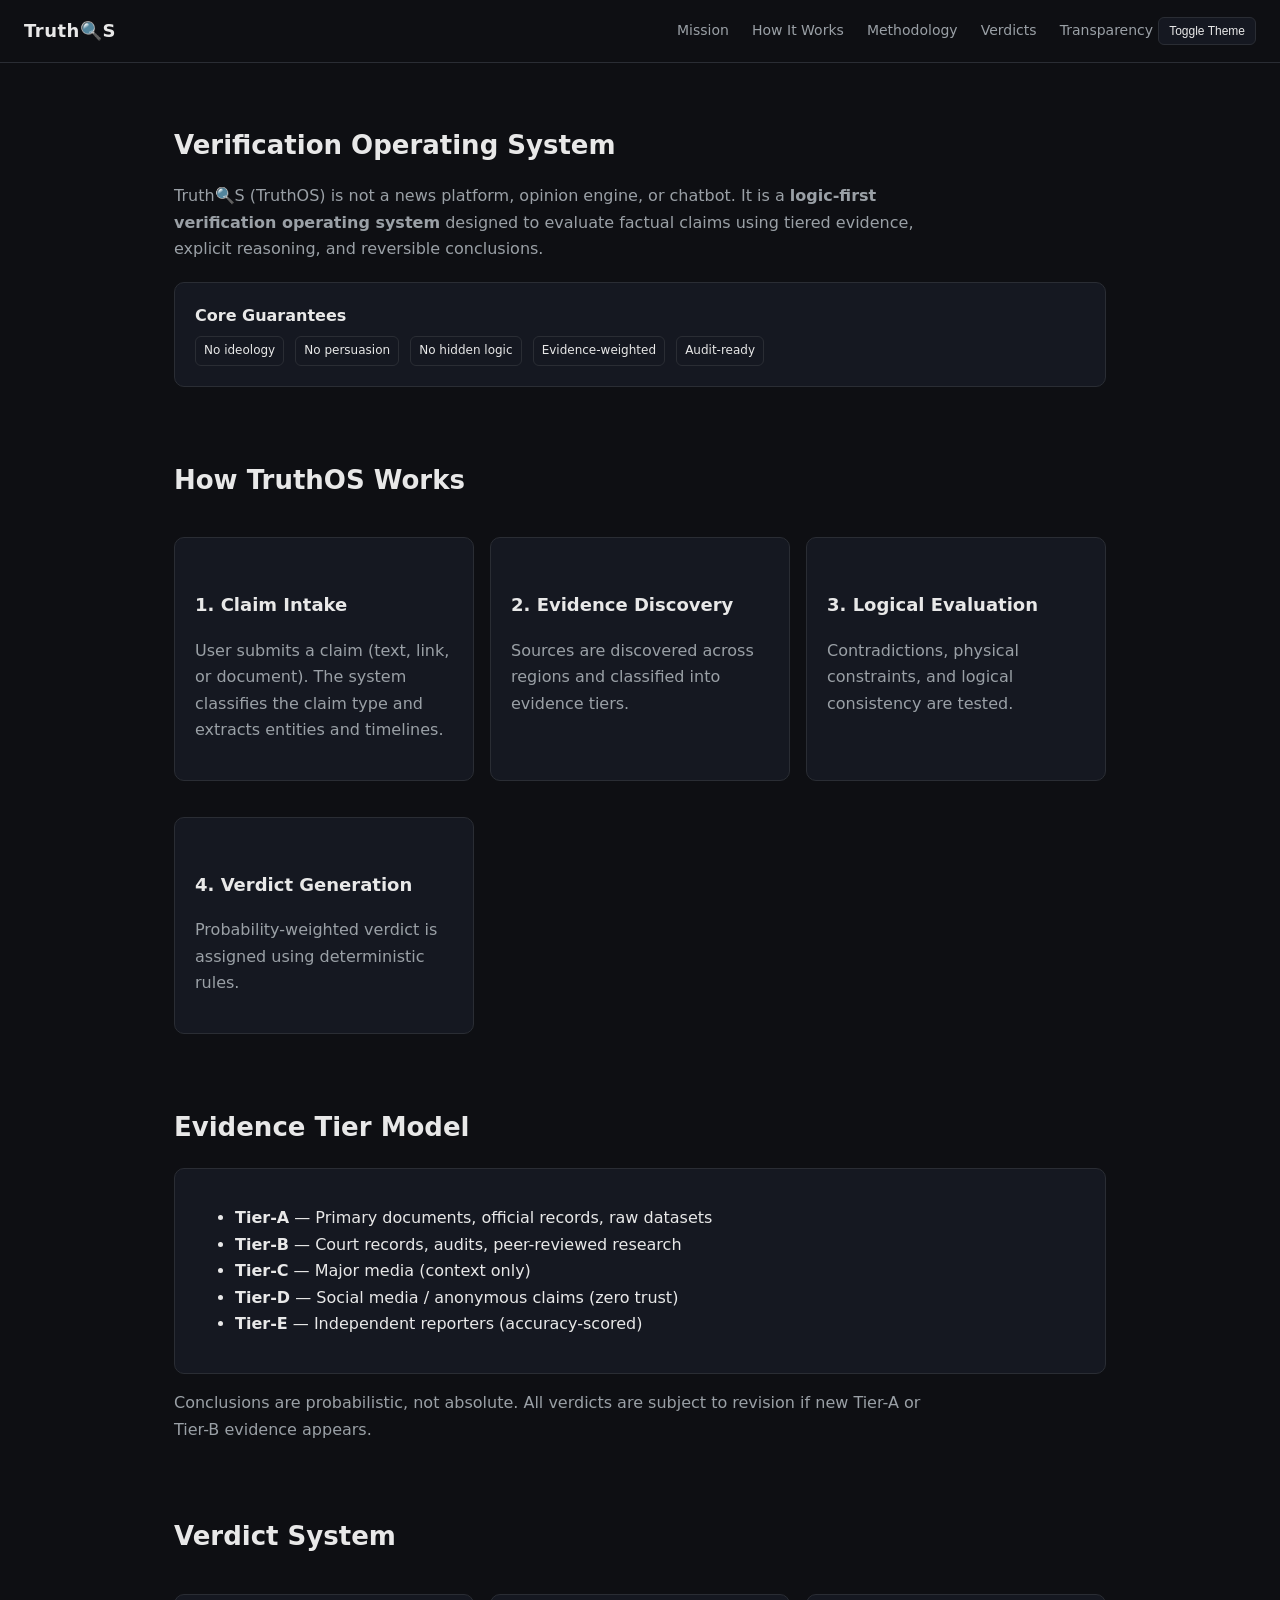
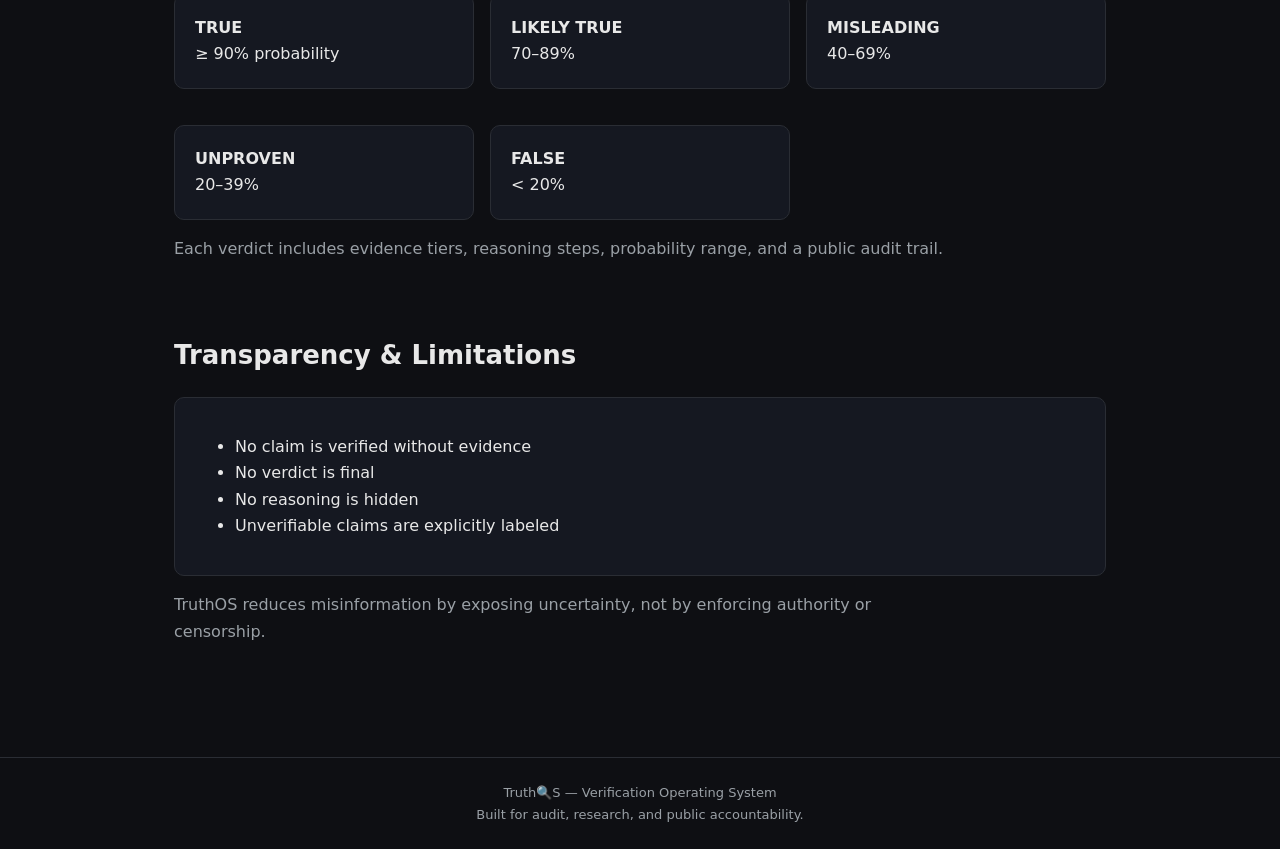
<file: INDEX.HTML>
<!DOCTYPE html>
<html lang="en">
<head>
  <meta charset="UTF-8" />
  <meta name="viewport" content="width=device-width, initial-scale=1.0"/>
  <title>TruthOS — Verification Operating System</title>

  <style>
    :root {
      --bg: #0e0f13;
      --text: #e8e8e8;
      --muted: #9aa0a6;
      --border: #2a2d34;
      --accent: #4da3ff;
      --card: #151821;
    }

    [data-theme="light"] {
      --bg: #f6f7f9;
      --text: #0f172a;
      --muted: #475569;
      --border: #d1d5db;
      --accent: #2563eb;
      --card: #ffffff;
    }

    * {
      box-sizing: border-box;
    }

    body {
      margin: 0;
      font-family: "Inter", system-ui, -apple-system, BlinkMacSystemFont, sans-serif;
      background: var(--bg);
      color: var(--text);
      line-height: 1.65;
    }

    header {
      border-bottom: 1px solid var(--border);
      padding: 16px 24px;
      display: flex;
      justify-content: space-between;
      align-items: center;
    }

    header h1 {
      font-size: 18px;
      margin: 0;
      letter-spacing: 0.5px;
    }

    nav a {
      color: var(--muted);
      text-decoration: none;
      margin-left: 18px;
      font-size: 14px;
    }

    nav a:hover {
      color: var(--text);
    }

    .toggle {
      cursor: pointer;
      border: 1px solid var(--border);
      padding: 6px 10px;
      border-radius: 6px;
      background: var(--card);
      color: var(--text);
      font-size: 12px;
    }

    main {
      max-width: 980px;
      margin: auto;
      padding: 40px 24px;
    }

    section {
      margin-bottom: 72px;
    }

    h2 {
      font-size: 26px;
      margin-bottom: 16px;
    }

    h3 {
      font-size: 18px;
      margin-top: 32px;
    }

    p {
      color: var(--muted);
      max-width: 780px;
    }

    .card {
      background: var(--card);
      border: 1px solid var(--border);
      border-radius: 10px;
      padding: 20px;
      margin-top: 20px;
    }

    .grid {
      display: grid;
      grid-template-columns: repeat(auto-fit, minmax(240px, 1fr));
      gap: 16px;
    }

    .tag {
      display: inline-block;
      border: 1px solid var(--border);
      padding: 4px 8px;
      border-radius: 6px;
      font-size: 12px;
      margin-right: 6px;
      margin-top: 6px;
    }

    footer {
      border-top: 1px solid var(--border);
      padding: 24px;
      text-align: center;
      font-size: 13px;
      color: var(--muted);
    }

    code {
      background: #00000033;
      padding: 3px 6px;
      border-radius: 6px;
      font-size: 13px;
    }
  </style>
</head>

<body data-theme="dark">

<header>
  <h1>Truth🔍S</h1>
  <nav>
    <a href="#mission">Mission</a>
    <a href="#how">How It Works</a>
    <a href="#methodology">Methodology</a>
    <a href="#verdicts">Verdicts</a>
    <a href="#transparency">Transparency</a>
    <button class="toggle" onclick="toggleTheme()">Toggle Theme</button>
  </nav>
</header>

<main>

<section id="mission">
  <h2>Verification Operating System</h2>
  <p>
    Truth🔍S (TruthOS) is not a news platform, opinion engine, or chatbot.
    It is a <strong>logic-first verification operating system</strong> designed
    to evaluate factual claims using tiered evidence, explicit reasoning,
    and reversible conclusions.
  </p>

  <div class="card">
    <strong>Core Guarantees</strong><br/>
    <span class="tag">No ideology</span>
    <span class="tag">No persuasion</span>
    <span class="tag">No hidden logic</span>
    <span class="tag">Evidence-weighted</span>
    <span class="tag">Audit-ready</span>
  </div>
</section>

<section id="how">
  <h2>How TruthOS Works</h2>

  <div class="grid">
    <div class="card">
      <h3>1. Claim Intake</h3>
      <p>User submits a claim (text, link, or document). The system classifies the claim type and extracts entities and timelines.</p>
    </div>

    <div class="card">
      <h3>2. Evidence Discovery</h3>
      <p>Sources are discovered across regions and classified into evidence tiers.</p>
    </div>

    <div class="card">
      <h3>3. Logical Evaluation</h3>
      <p>Contradictions, physical constraints, and logical consistency are tested.</p>
    </div>

    <div class="card">
      <h3>4. Verdict Generation</h3>
      <p>Probability-weighted verdict is assigned using deterministic rules.</p>
    </div>
  </div>
</section>

<section id="methodology">
  <h2>Evidence Tier Model</h2>

  <div class="card">
    <ul>
      <li><strong>Tier-A</strong> — Primary documents, official records, raw datasets</li>
      <li><strong>Tier-B</strong> — Court records, audits, peer-reviewed research</li>
      <li><strong>Tier-C</strong> — Major media (context only)</li>
      <li><strong>Tier-D</strong> — Social media / anonymous claims (zero trust)</li>
      <li><strong>Tier-E</strong> — Independent reporters (accuracy-scored)</li>
    </ul>
  </div>

  <p>
    Conclusions are probabilistic, not absolute.
    All verdicts are subject to revision if new Tier-A or Tier-B evidence appears.
  </p>
</section>

<section id="verdicts">
  <h2>Verdict System</h2>

  <div class="grid">
    <div class="card"><strong>TRUE</strong><br/>≥ 90% probability</div>
    <div class="card"><strong>LIKELY TRUE</strong><br/>70–89%</div>
    <div class="card"><strong>MISLEADING</strong><br/>40–69%</div>
    <div class="card"><strong>UNPROVEN</strong><br/>20–39%</div>
    <div class="card"><strong>FALSE</strong><br/>&lt; 20%</div>
  </div>

  <p>
    Each verdict includes evidence tiers, reasoning steps,
    probability range, and a public audit trail.
  </p>
</section>

<section id="transparency">
  <h2>Transparency & Limitations</h2>

  <div class="card">
    <ul>
      <li>No claim is verified without evidence</li>
      <li>No verdict is final</li>
      <li>No reasoning is hidden</li>
      <li>Unverifiable claims are explicitly labeled</li>
    </ul>
  </div>

  <p>
    TruthOS reduces misinformation by exposing uncertainty,
    not by enforcing authority or censorship.
  </p>
</section>

</main>

<footer>
  Truth🔍S — Verification Operating System<br/>
  Built for audit, research, and public accountability.
</footer>

<script>
  function toggleTheme() {
    const body = document.body;
    body.dataset.theme = body.dataset.theme === "dark" ? "light" : "dark";
  }
</script>

</body>
</html>
</file>
